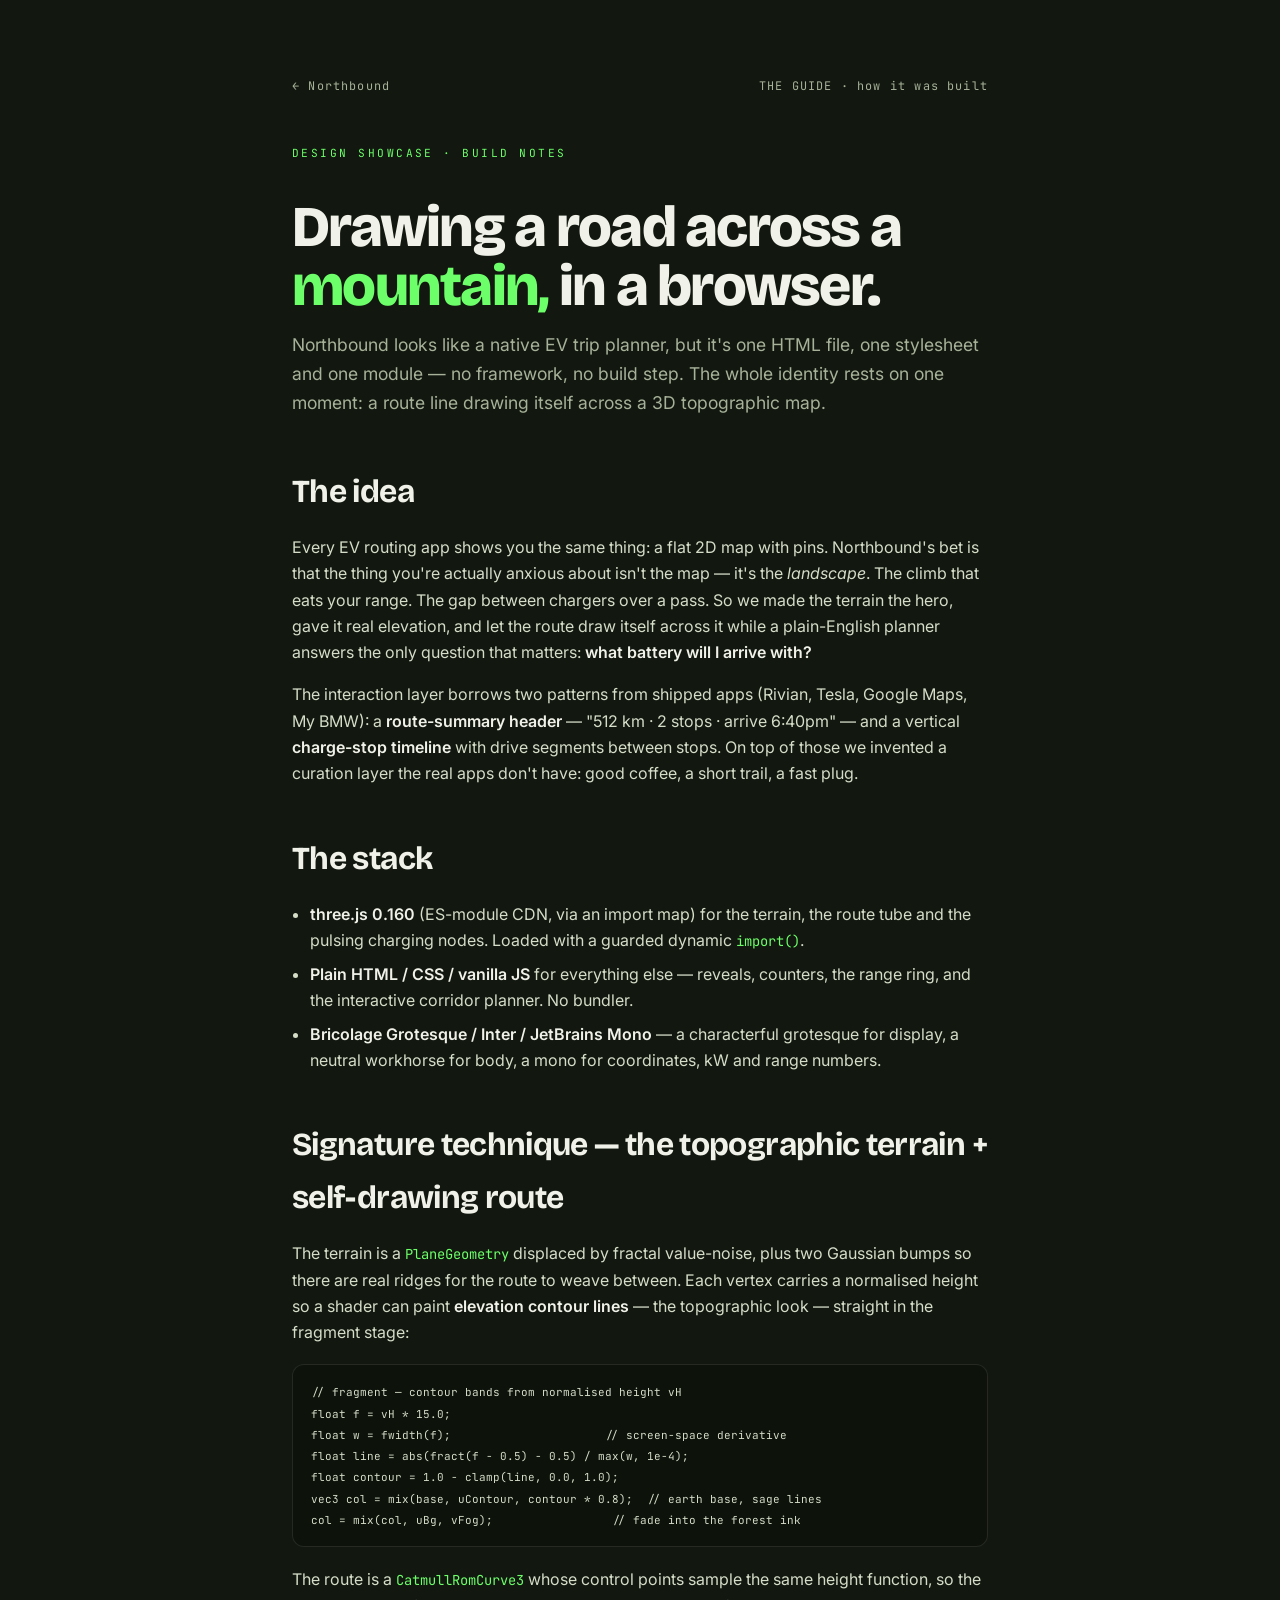
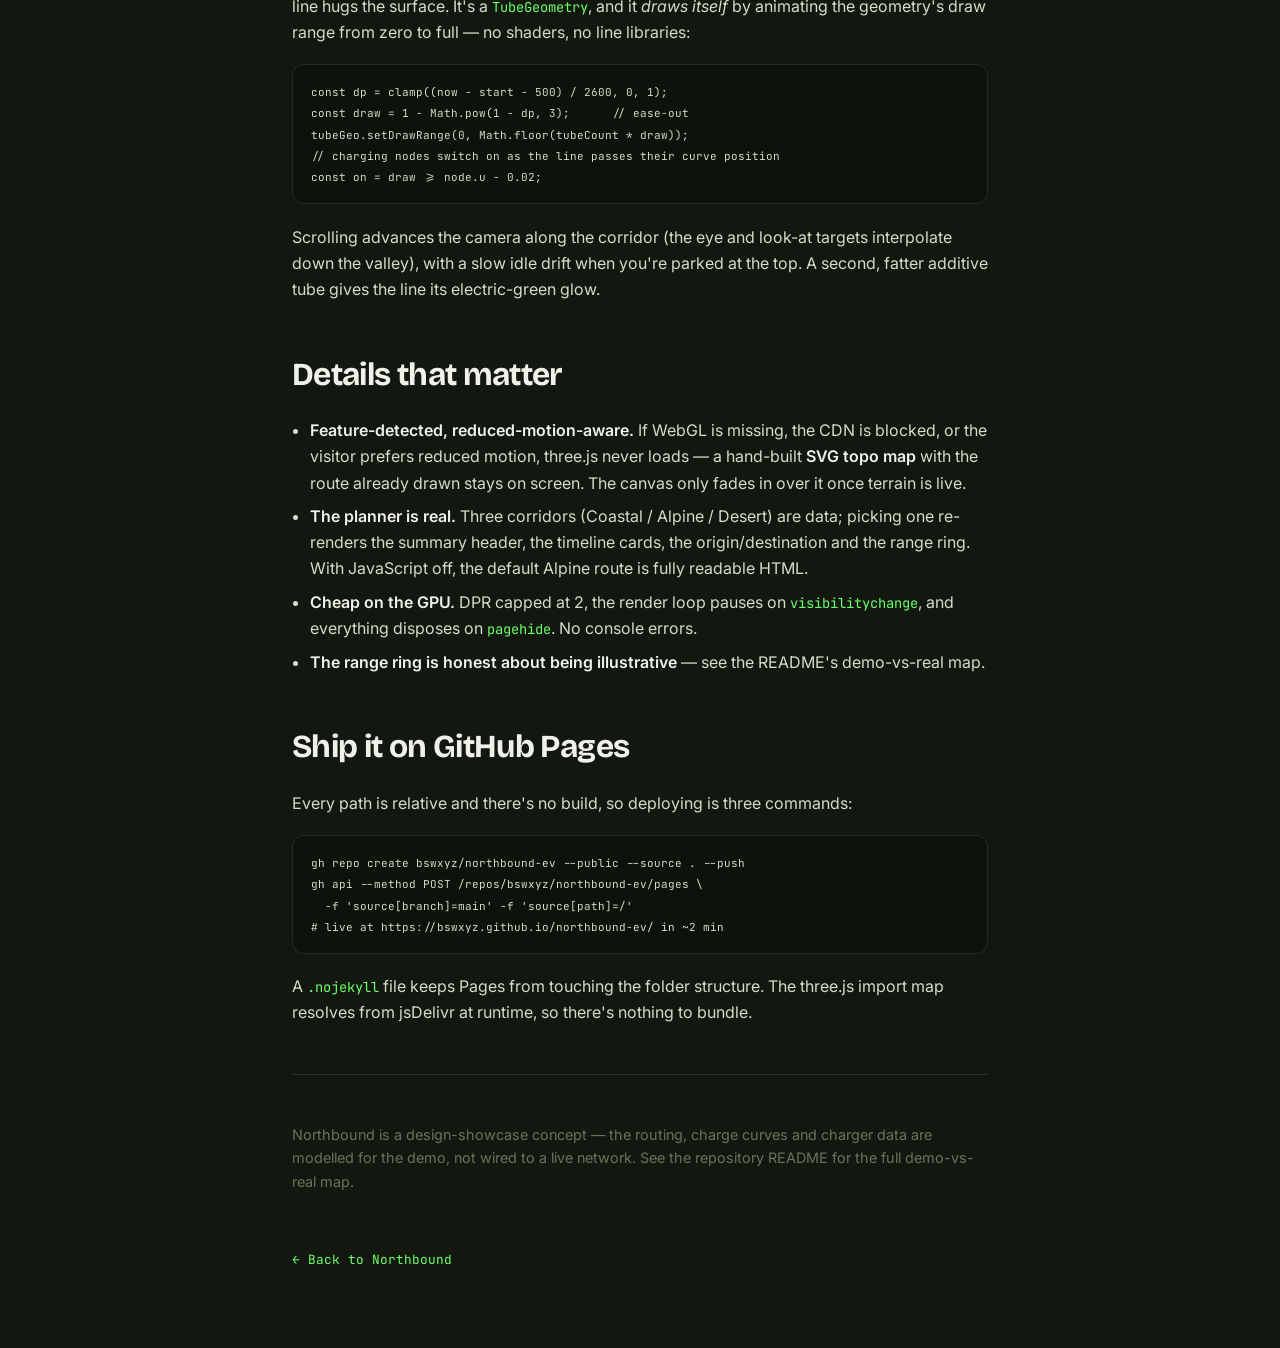
<file: guide/index.html>
<!doctype html>
<html lang="en">
<head>
<meta charset="utf-8" />
<meta name="viewport" content="width=device-width, initial-scale=1" />
<title>How Northbound was built — the guide</title>
<meta name="description" content="Build notes for Northbound: a three.js topographic terrain a glowing route line draws itself across, plus the charge-stop timeline planner." />
<meta name="theme-color" content="#12180f" />
<meta name="color-scheme" content="dark" />
<link rel="preconnect" href="https://fonts.googleapis.com" />
<link rel="preconnect" href="https://fonts.gstatic.com" crossorigin />
<link href="https://fonts.googleapis.com/css2?family=Bricolage+Grotesque:opsz,wght@12..96,600;12..96,700;12..96,800&family=Inter:wght@300;400;500;600&family=JetBrains+Mono:wght@400;500&display=swap" rel="stylesheet" />
<style>
:root{--bg:#12180f;--panel:#1a2115;--ink:#f0f2e9;--dim:#a7b199;--faint:#69735c;--green:#6cff6a;--earth:#c98a4b;--line:rgba(240,242,233,.10);--max:760px}
*{box-sizing:border-box;margin:0;padding:0}
body{background:var(--bg);color:var(--ink);font-family:"Inter",system-ui,sans-serif;line-height:1.64;-webkit-font-smoothing:antialiased}
a{color:var(--green);text-decoration:none}a:hover{text-decoration:underline}
.wrap{max-width:var(--max);margin:0 auto;padding:clamp(28px,6vw,80px) clamp(18px,5vw,32px)}
.top{display:flex;justify-content:space-between;align-items:center;margin-bottom:3rem;font-family:"JetBrains Mono",monospace;font-size:.74rem;letter-spacing:.1em;color:var(--dim)}
.top a{color:var(--dim)}.top a:hover{color:var(--green)}
.ey{font-family:"JetBrains Mono",monospace;font-size:.7rem;letter-spacing:.22em;text-transform:uppercase;color:var(--green);display:block;margin-bottom:2.2rem}
h1{font-family:"Bricolage Grotesque",sans-serif;font-weight:800;font-size:clamp(2.2rem,6vw,3.6rem);line-height:1.02;margin-bottom:.6rem;letter-spacing:-.03em}
h1 em{color:var(--green);font-style:normal}
.sub{color:var(--dim);font-size:1.1rem;margin-bottom:3rem}
h2{font-family:"Bricolage Grotesque",sans-serif;font-weight:700;font-size:clamp(1.5rem,3.6vw,2rem);margin:2.9rem 0 1rem;letter-spacing:-.02em}
p{color:#d5dcc8;margin:1rem 0}
strong{color:var(--ink);font-weight:600}
ul{margin:1rem 0 1rem 1.1rem;color:#d5dcc8}li{margin:.45rem 0}
pre{background:#0d120a;border:1px solid var(--line);border-radius:12px;padding:16px 18px;overflow-x:auto;margin:1.2rem 0;font-family:"JetBrains Mono",monospace;font-size:.8rem;line-height:1.66;color:#d5dcc8}
code{font-family:"JetBrains Mono",monospace;font-size:.86em;color:var(--green)}
pre code{color:inherit}
.rule{height:1px;background:var(--line);margin:3rem 0;border:0}
.back{display:inline-block;margin-top:2.5rem;font-family:"JetBrains Mono",monospace;font-size:.8rem}
.note{background:var(--panel);border:1px solid var(--line);border-radius:12px;padding:14px 16px;margin:1.4rem 0;color:var(--dim);font-size:.94rem}
</style>
</head>
<body>
<div class="wrap">
  <div class="top">
    <a href="../">← Northbound</a>
    <span>THE GUIDE · how it was built</span>
  </div>

  <span class="ey">Design showcase · build notes</span>
  <h1>Drawing a road across a <em>mountain,</em> in a browser.</h1>
  <p class="sub">Northbound looks like a native EV trip planner, but it's one HTML file, one stylesheet
    and one module — no framework, no build step. The whole identity rests on one moment: a route line
    drawing itself across a 3D topographic map.</p>

  <h2>The idea</h2>
  <p>Every EV routing app shows you the same thing: a flat 2D map with pins. Northbound's bet is that the
    thing you're actually anxious about isn't the map — it's the <em>landscape</em>. The climb that eats
    your range. The gap between chargers over a pass. So we made the terrain the hero, gave it real
    elevation, and let the route draw itself across it while a plain-English planner answers the only
    question that matters: <strong>what battery will I arrive with?</strong></p>
  <p>The interaction layer borrows two patterns from shipped apps (Rivian, Tesla, Google Maps, My BMW):
    a <strong>route-summary header</strong> — "512&nbsp;km · 2 stops · arrive 6:40pm" — and a vertical
    <strong>charge-stop timeline</strong> with drive segments between stops. On top of those we invented a
    curation layer the real apps don't have: good coffee, a short trail, a fast plug.</p>

  <h2>The stack</h2>
  <ul>
    <li><strong>three.js 0.160</strong> (ES-module CDN, via an import map) for the terrain, the route
      tube and the pulsing charging nodes. Loaded with a guarded dynamic <code>import()</code>.</li>
    <li><strong>Plain HTML / CSS / vanilla JS</strong> for everything else — reveals, counters, the range
      ring, and the interactive corridor planner. No bundler.</li>
    <li><strong>Bricolage&nbsp;Grotesque / Inter / JetBrains&nbsp;Mono</strong> — a characterful grotesque
      for display, a neutral workhorse for body, a mono for coordinates, kW and range numbers.</li>
  </ul>

  <h2>Signature technique — the topographic terrain + self-drawing route</h2>
  <p>The terrain is a <code>PlaneGeometry</code> displaced by fractal value-noise, plus two Gaussian bumps
    so there are real ridges for the route to weave between. Each vertex carries a normalised height so a
    shader can paint <strong>elevation contour lines</strong> — the topographic look — straight in the
    fragment stage:</p>
  <pre><code>// fragment — contour bands from normalised height vH
float f = vH * 15.0;
float w = fwidth(f);                      // screen-space derivative
float line = abs(fract(f - 0.5) - 0.5) / max(w, 1e-4);
float contour = 1.0 - clamp(line, 0.0, 1.0);
vec3 col = mix(base, uContour, contour * 0.8);  // earth base, sage lines
col = mix(col, uBg, vFog);                 // fade into the forest ink</code></pre>
  <p>The route is a <code>CatmullRomCurve3</code> whose control points sample the same height function, so
    the line hugs the surface. It's a <code>TubeGeometry</code>, and it <em>draws itself</em> by animating
    the geometry's draw range from zero to full — no shaders, no line libraries:</p>
  <pre><code>const dp = clamp((now - start - 500) / 2600, 0, 1);
const draw = 1 - Math.pow(1 - dp, 3);      // ease-out
tubeGeo.setDrawRange(0, Math.floor(tubeCount * draw));
// charging nodes switch on as the line passes their curve position
const on = draw &gt;= node.u - 0.02;</code></pre>
  <p>Scrolling advances the camera along the corridor (the eye and look-at targets interpolate down the
    valley), with a slow idle drift when you're parked at the top. A second, fatter additive tube gives the
    line its electric-green glow.</p>

  <h2>Details that matter</h2>
  <ul>
    <li><strong>Feature-detected, reduced-motion-aware.</strong> If WebGL is missing, the CDN is blocked,
      or the visitor prefers reduced motion, three.js never loads — a hand-built <strong>SVG topo map</strong>
      with the route already drawn stays on screen. The canvas only fades in over it once terrain is live.</li>
    <li><strong>The planner is real.</strong> Three corridors (Coastal / Alpine / Desert) are data; picking
      one re-renders the summary header, the timeline cards, the origin/destination and the range ring. With
      JavaScript off, the default Alpine route is fully readable HTML.</li>
    <li><strong>Cheap on the GPU.</strong> DPR capped at 2, the render loop pauses on
      <code>visibilitychange</code>, and everything disposes on <code>pagehide</code>. No console errors.</li>
    <li><strong>The range ring is honest about being illustrative</strong> — see the README's demo-vs-real map.</li>
  </ul>

  <h2>Ship it on GitHub Pages</h2>
  <p>Every path is relative and there's no build, so deploying is three commands:</p>
  <pre><code>gh repo create bswxyz/northbound-ev --public --source . --push
gh api --method POST /repos/bswxyz/northbound-ev/pages \
  -f 'source[branch]=main' -f 'source[path]=/'
# live at https://bswxyz.github.io/northbound-ev/ in ~2 min</code></pre>
  <p>A <code>.nojekyll</code> file keeps Pages from touching the folder structure. The three.js import map
    resolves from jsDelivr at runtime, so there's nothing to bundle.</p>

  <hr class="rule" />
  <p style="color:var(--faint);font-size:.9rem">Northbound is a design-showcase concept — the routing,
    charge curves and charger data are modelled for the demo, not wired to a live network. See the
    repository README for the full demo-vs-real map.</p>
  <a class="back" href="../">← Back to Northbound</a>
</div>
</body>
</html>
</file>
